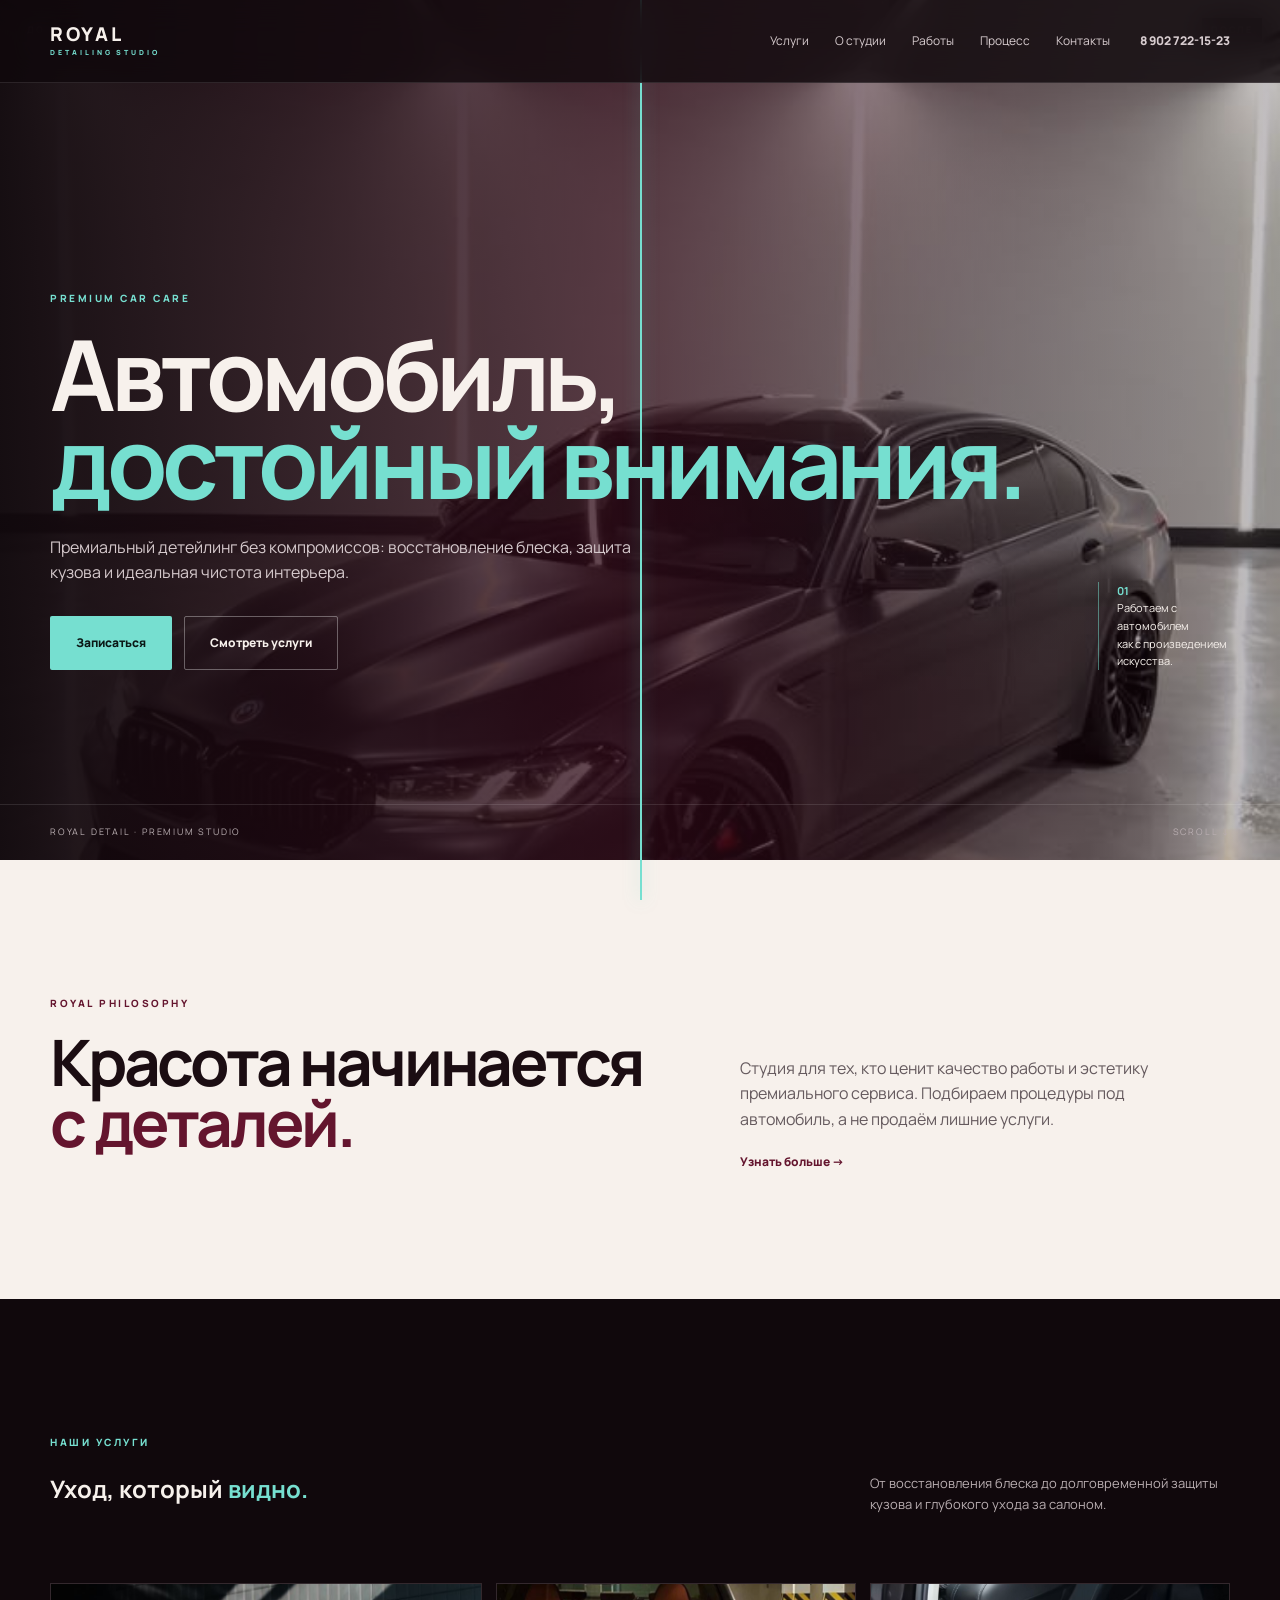
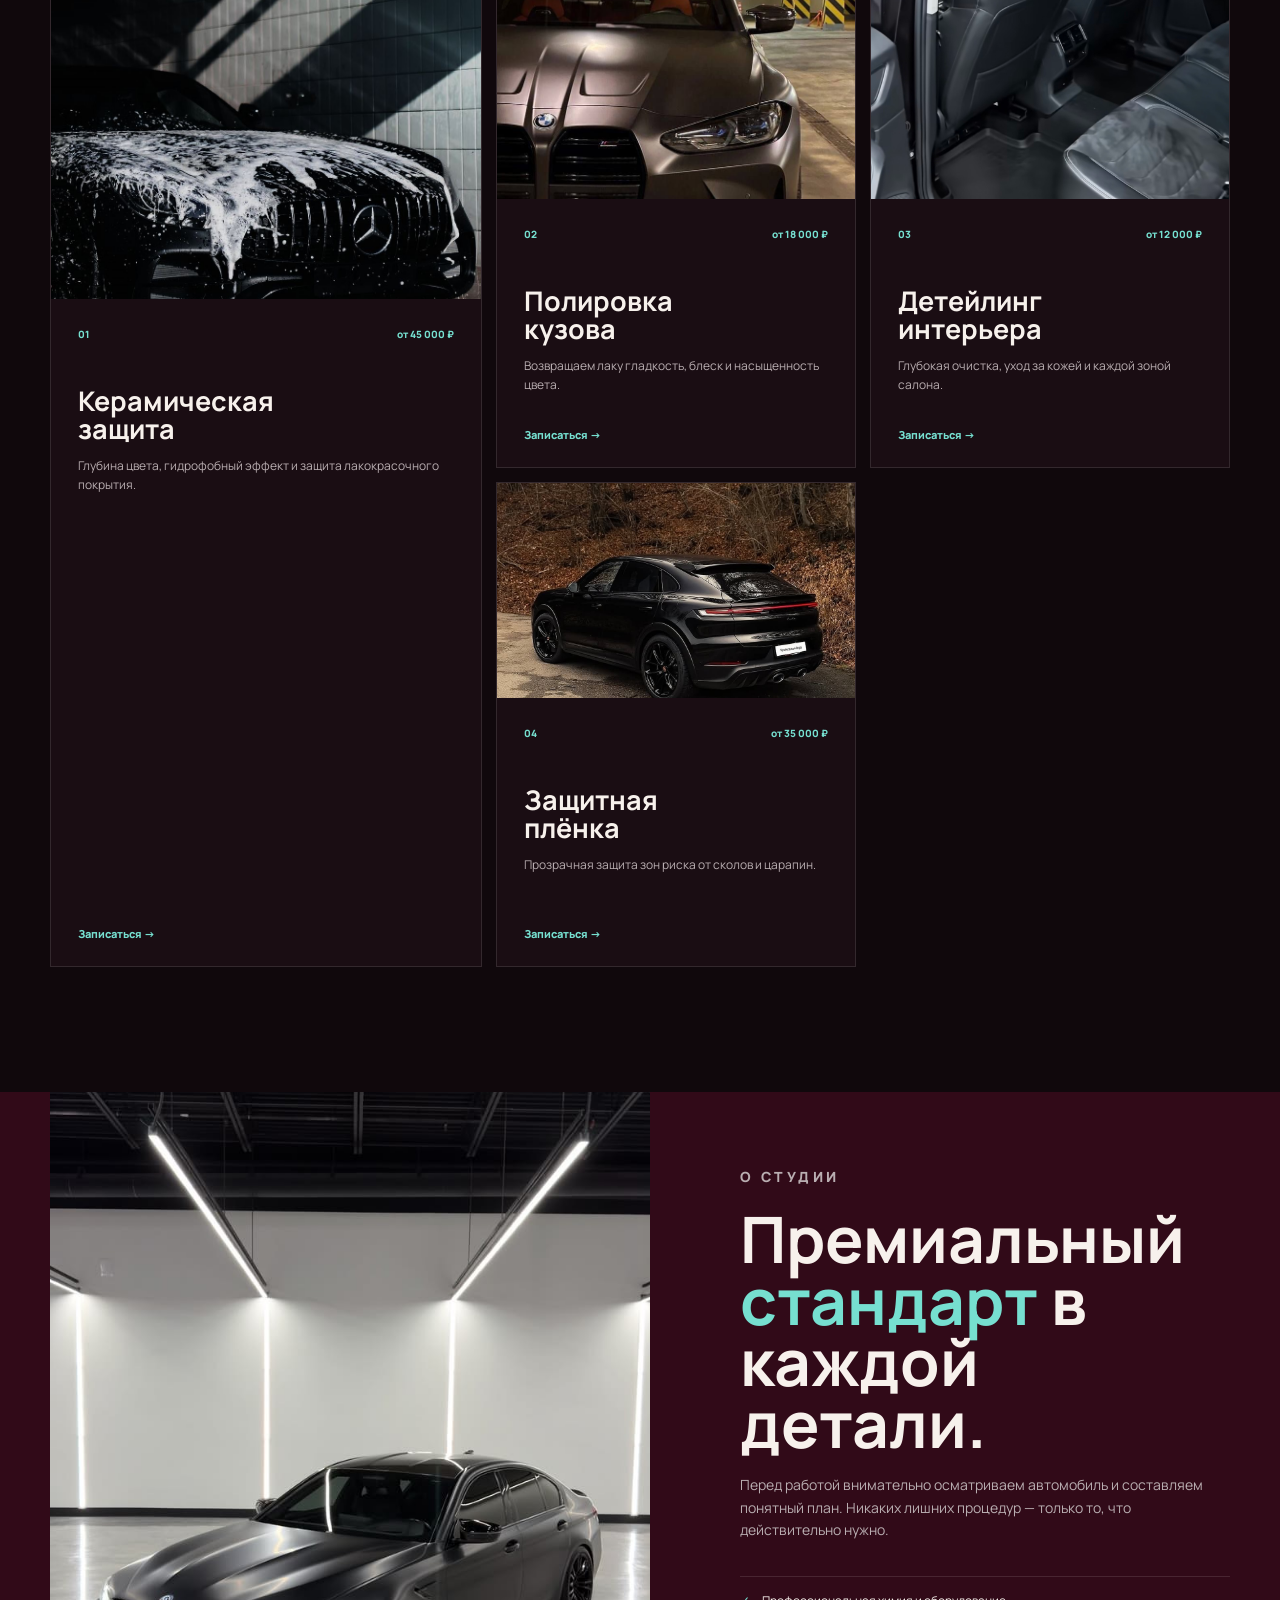
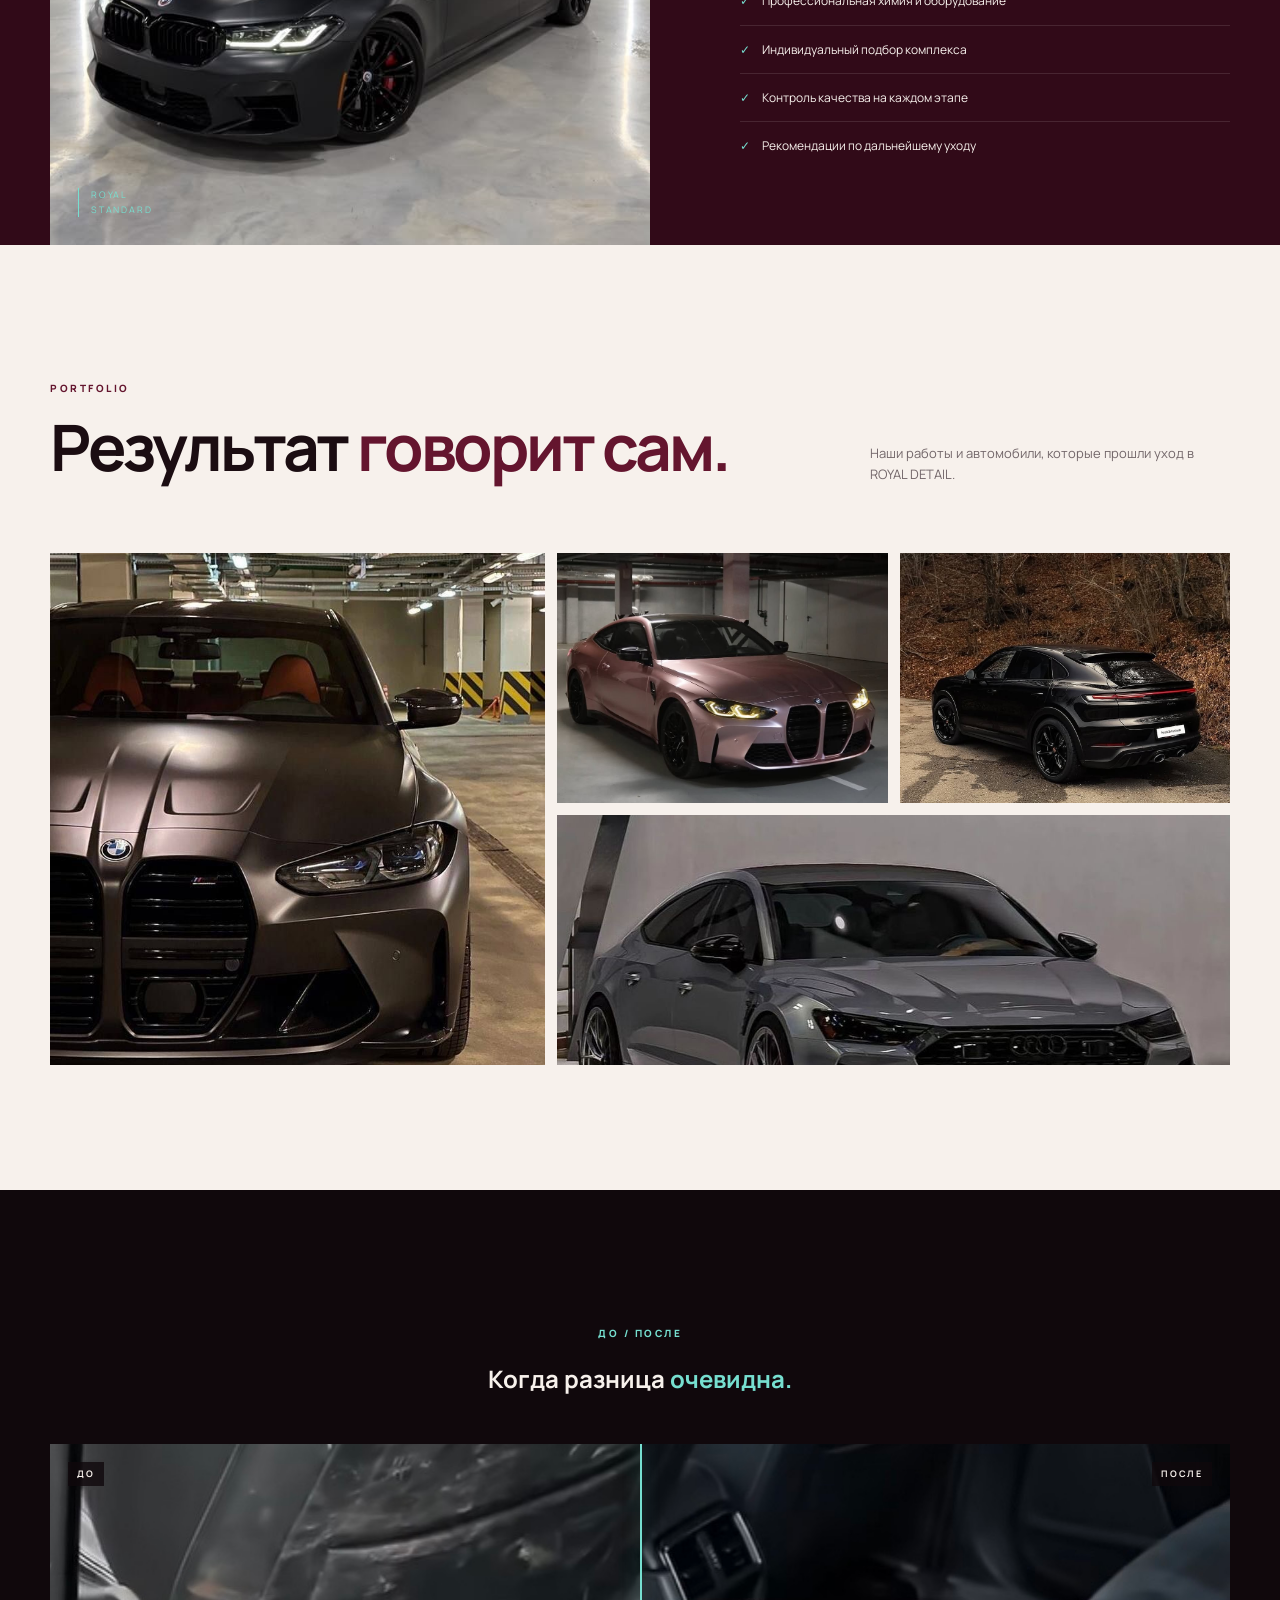
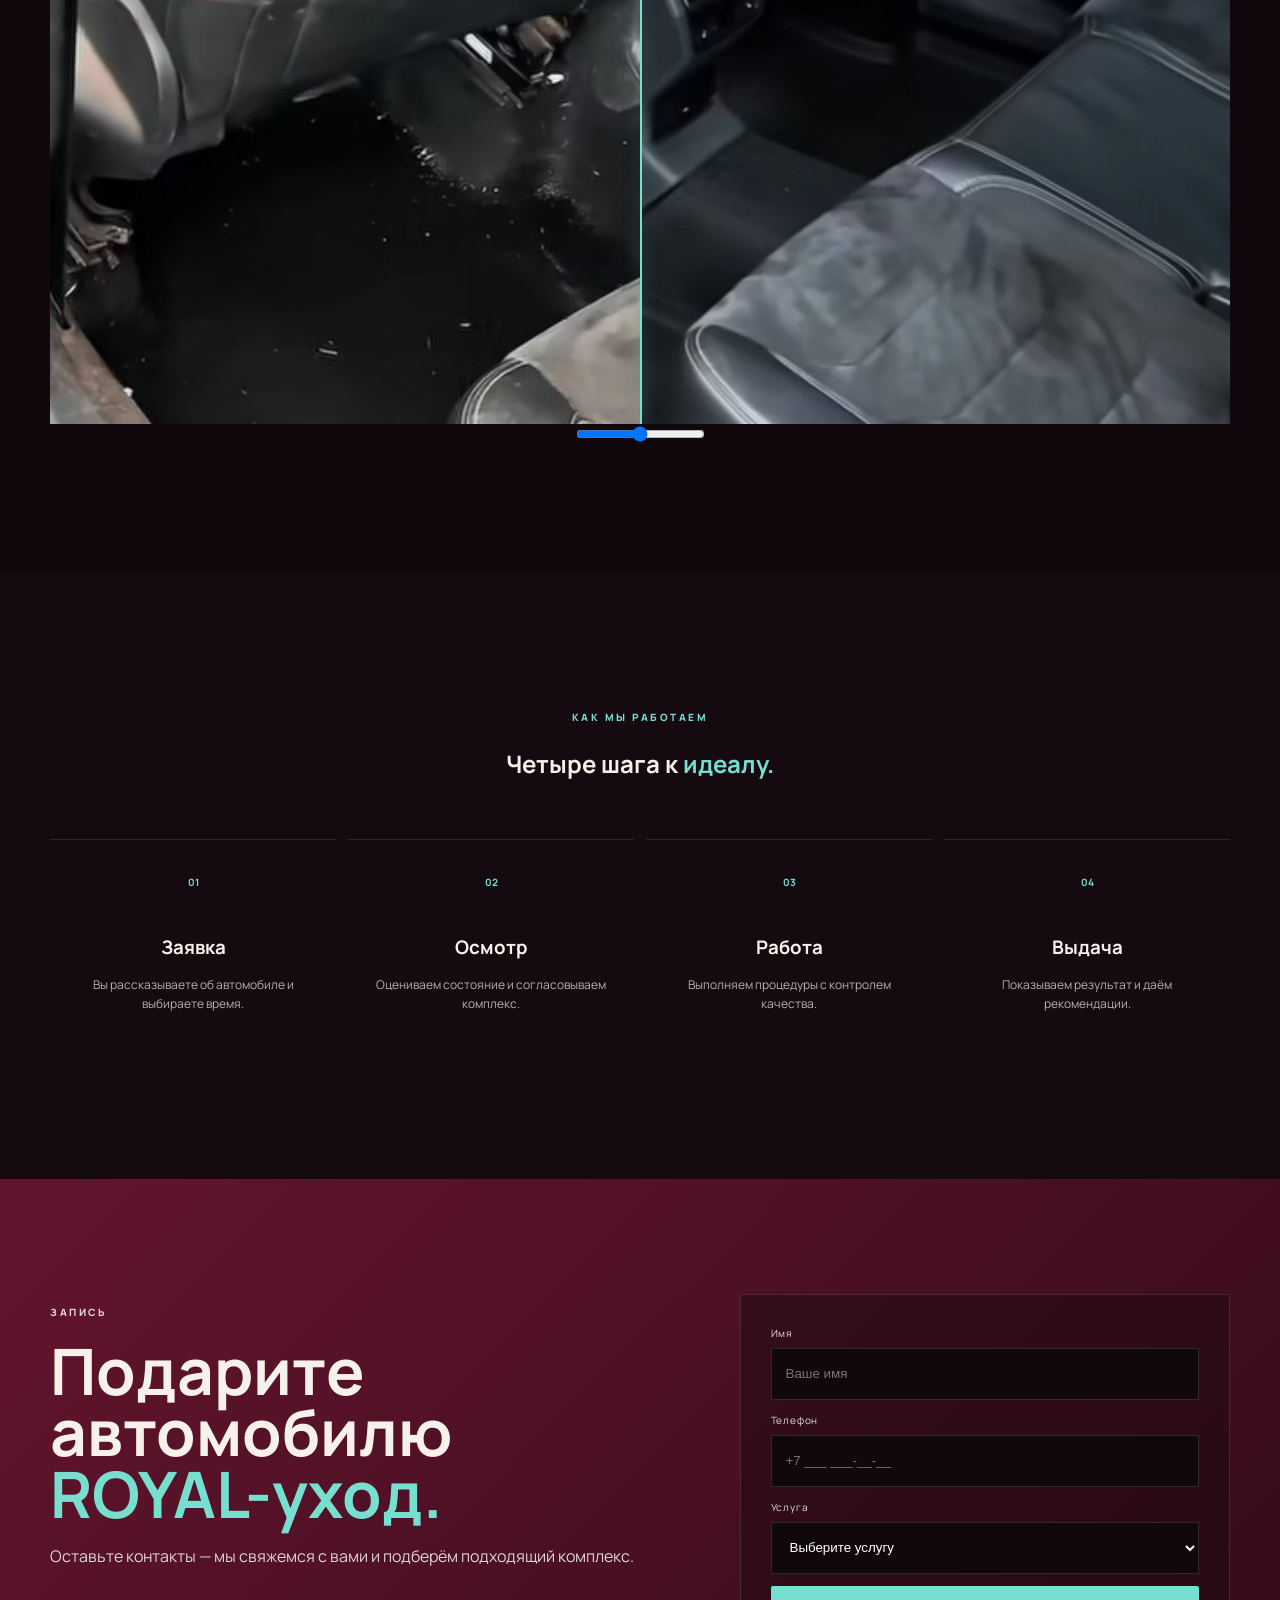
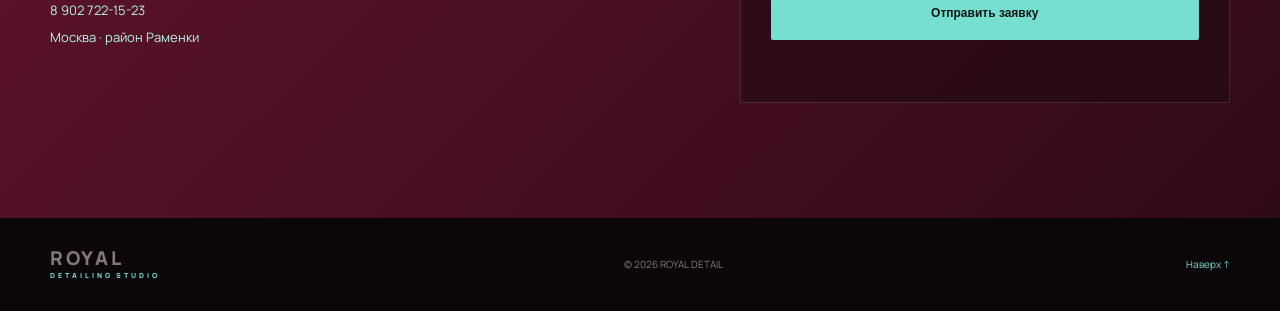
<file: index.html>
<!doctype html>
<html lang="ru"><head>
<meta charset="utf-8"><meta name="viewport" content="width=device-width,initial-scale=1">
<title>ROYAL DETAIL — Premium Detailing</title>
<meta name="description" content="ROYAL DETAIL — премиальный детейлинг автомобилей">
<link rel="preconnect" href="https://fonts.googleapis.com"><link rel="preconnect" href="https://fonts.gstatic.com" crossorigin>
<link href="https://fonts.googleapis.com/css2?family=Manrope:wght@400;500;600;700;800&display=swap" rel="stylesheet">
<link rel="stylesheet" href="style.css"><!-- Yandex.Metrika counter -->
<script type="text/javascript">
    (function(m,e,t,r,i,k,a){
        m[i]=m[i]||function(){(m[i].a=m[i].a||[]).push(arguments)};
        m[i].l=1*new Date();
        for (var j = 0; j < document.scripts.length; j++) {
            if (document.scripts[j].src === r) { return; }
        }
        k=e.createElement(t),a=e.getElementsByTagName(t)[0],k.async=1,k.src=r,a.parentNode.insertBefore(k,a)
    })(window, document,'script','https://mc.yandex.ru/metrika/tag.js?id=113130431', 'ym');

    ym(113130431, 'init', {
        ssr:true,
        webvisor:true,
        clickmap:true,
        ecommerce:"dataLayer",
        referrer: document.referrer,
        url: location.href,
        accurateTrackBounce:true,
        trackLinks:true
    });
</script>
<noscript><div><img src="https://mc.yandex.ru/watch/113130431" style="position:absolute; left:-9999px;" alt="" /></div></noscript>
<!-- /Yandex.Metrika counter -->

</head>
<body>
<header><div class="wrap nav"><a class="logo" href="#home">ROYAL<small>DETAILING STUDIO</small></a>
<button class="burger">☰</button><nav><a href="#services">Услуги</a><a href="#studio">О студии</a><a href="#works">Работы</a><a href="#process">Процесс</a><a href="#contact">Контакты</a></nav>
<a class="phone" href="tel:+79027221523">8 902 722-15-23</a></div></header>
<main id="home">
<section class="hero"><div class="hero-bg"></div><div class="mask"></div><div class="wrap hero-in"><div><p class="eyebrow">PREMIUM CAR CARE</p>
<h1>Автомобиль, <span class="accent">достойный внимания.</span></h1><p class="lead">Премиальный детейлинг без компромиссов: восстановление блеска, защита кузова и идеальная чистота интерьера.</p>
<div class="buttons"><a class="btn aqua" href="#contact">Записаться</a><a class="btn outline" href="#services">Смотреть услуги</a></div></div>
<div class="hero-note"><b>01</b>Работаем с автомобилем<br>как с произведением искусства.</div></div>
<div class="hero-foot"><div class="wrap"><span>ROYAL DETAIL · PREMIUM STUDIO</span><span>SCROLL ↓</span></div></div></section>

<section class="intro"><div class="wrap grid2"><div><p class="eyebrow dark">ROYAL PHILOSOPHY</p><h2>Красота начинается <span class="accent">с деталей.</span></h2></div><div class="introtext"><p>Студия для тех, кто ценит качество работы и эстетику премиального сервиса. Подбираем процедуры под автомобиль, а не продаём лишние услуги.</p><a class="link" href="#studio">Узнать больше →</a></div></div></section>

<section class="section" id="services"><div class="wrap"><div class="title"><div><p class="eyebrow">НАШИ УСЛУГИ</p><h2>Уход, который <span class="accent">видно.</span></h2></div><p>От восстановления блеска до долговременной защиты кузова и глубокого ухода за салоном.</p></div>
<div class="services">
<article class="card big"><div class="pic p1"></div><div class="body"><div class="meta"><span>01</span><span>от 45 000 ₽</span></div><h3>Керамическая<br>защита</h3><p>Глубина цвета, гидрофобный эффект и защита лакокрасочного покрытия.</p><a href="#contact">Записаться →</a></div></article>
<article class="card"><div class="pic p2"></div><div class="body"><div class="meta"><span>02</span><span>от 18 000 ₽</span></div><h3>Полировка<br>кузова</h3><p>Возвращаем лаку гладкость, блеск и насыщенность цвета.</p><a href="#contact">Записаться →</a></div></article>
<article class="card"><div class="pic p3"></div><div class="body"><div class="meta"><span>03</span><span>от 12 000 ₽</span></div><h3>Детейлинг<br>интерьера</h3><p>Глубокая очистка, уход за кожей и каждой зоной салона.</p><a href="#contact">Записаться →</a></div></article>
<article class="card"><div class="pic p4"></div><div class="body"><div class="meta"><span>04</span><span>от 35 000 ₽</span></div><h3>Защитная<br>плёнка</h3><p>Прозрачная защита зон риска от сколов и царапин.</p><a href="#contact">Записаться →</a></div></article>
</div></div></section>

<section class="studio" id="studio"><div class="wrap grid2 studio-grid"><div class="studio-photo"><span>ROYAL<br>STANDARD</span></div><div class="studio-text"><p class="eyebrow">О СТУДИИ</p><h2>Премиальный <span class="accent">стандарт</span> в каждой детали.</h2><p>Перед работой внимательно осматриваем автомобиль и составляем понятный план. Никаких лишних процедур — только то, что действительно нужно.</p>
<ul><li>Профессиональная химия и оборудование</li><li>Индивидуальный подбор комплекса</li><li>Контроль качества на каждом этапе</li><li>Рекомендации по дальнейшему уходу</li></ul></div></div></section>

<section class="light section" id="works"><div class="wrap"><div class="title"><div><p class="eyebrow burg">PORTFOLIO</p><h2>Результат <span class="accent">говорит сам.</span></h2></div><p>Наши работы и автомобили, которые прошли уход в ROYAL DETAIL.</p></div>
<div class="gallery">
<img class="g1" src="bmw-front.jpeg" alt="BMW — работа ROYAL DETAIL">
<img src="bmw-pink.jpeg" alt="BMW — работа ROYAL DETAIL">
<img src="porsche.jpeg" alt="Porsche — работа ROYAL DETAIL">
<img class="wide" src="audi-studio.jpeg" alt="Audi — работа ROYAL DETAIL">
</div></div></section>

<section class="section compare-section"><div class="wrap center"><p class="eyebrow">ДО / ПОСЛЕ</p><h2>Когда разница <span class="accent">очевидна.</span></h2><div class="compare">
<img src="after-interior.jpeg" alt="Салон после детейлинга">
<div class="before"><img src="before-interior.jpeg" alt="Салон до детейлинга"></div>
<input id="range" type="range" min="0" max="100" value="50">
<i class="line"></i><b class="lab l">ДО</b><b class="lab r">ПОСЛЕ</b>
</div><input id="range" type="range" min="0" max="100" value="50"><i class="line"></i><b class="lab l">ДО</b><b class="lab r">ПОСЛЕ</b></div></div></section>

<section class="section process" id="process"><div class="wrap center"><p class="eyebrow">КАК МЫ РАБОТАЕМ</p><h2>Четыре шага к <span class="accent">идеалу.</span></h2><div class="steps"><div><b>01</b><h3>Заявка</h3><p>Вы рассказываете об автомобиле и выбираете время.</p></div><div><b>02</b><h3>Осмотр</h3><p>Оцениваем состояние и согласовываем комплекс.</p></div><div><b>03</b><h3>Работа</h3><p>Выполняем процедуры с контролем качества.</p></div><div><b>04</b><h3>Выдача</h3><p>Показываем результат и даём рекомендации.</p></div></div></div></section>

<section class="cta" id="contact"><div class="wrap grid2"><div><p class="eyebrow">ЗАПИСЬ</p><h2>Подарите автомобилю <span class="accent">ROYAL-уход.</span></h2><p>Оставьте контакты — мы свяжемся с вами и подберём подходящий комплекс.</p><div class="contacts"><a href="tel:+79027221523">8 902 722-15-23</a><span>Москва · район Раменки</span></div></div>
<form id="form"><label>Имя<input required name="name" placeholder="Ваше имя"></label><label>Телефон<input required name="phone" placeholder="+7 ___ ___-__-__"></label><label>Услуга<select name="service"><option>Выберите услугу</option><option>Керамическая защита</option><option>Полировка кузова</option><option>Детейлинг интерьера</option><option>Защитная плёнка</option></select></label><button class="btn aqua">Отправить заявку</button><small id="msg"></small></form></div></section>
</main><footer><div class="wrap foot"><a class="logo" href="#home">ROYAL<small>DETAILING STUDIO</small></a><span>© 2026 ROYAL DETAIL</span><a href="#home">Наверх ↑</a></div></footer><script src="script.js"></script></body></html>
</file>
<file: style.css>
*{box-sizing:border-box}html{scroll-behavior:smooth}body{margin:0;background:#10080c;color:#f7f1ec;font-family:Manrope,Arial,sans-serif;line-height:1.6}a{text-decoration:none;color:inherit}.wrap{width:min(1180px,calc(100% - 44px));margin:auto}.grid2{display:grid;grid-template-columns:1.1fr .9fr;gap:90px}.logo{display:flex;flex-direction:column;font-weight:800;font-size:19px;letter-spacing:.14em;line-height:.85}.logo small{font-size:7px;letter-spacing:.42em;color:#76dfd0;margin-top:7px}header{position:fixed;top:0;left:0;right:0;z-index:20;background:#10080ccc;backdrop-filter:blur(16px);border-bottom:1px solid #ffffff1c}.nav{min-height:82px;display:flex;align-items:center;gap:30px}.nav nav{display:flex;gap:26px;margin-left:auto}.nav nav a,.phone{font-size:12px;color:#d7cccf}.nav nav a:hover{color:#76dfd0}.phone{font-weight:800}.burger{display:none;background:none;border:0;color:#fff;font-size:24px}.hero{height:860px;position:relative;display:flex;align-items:center;overflow:hidden}.hero-bg{position:absolute;inset:0;background:url('bmw-studio.jpeg') center/cover}.mask{position:absolute;inset:0;background:linear-gradient(90deg,#10080cf7,#310a18bd 48%,#10080c40),radial-gradient(circle at 72% 48%,#76dfd01c,transparent 28%)}.hero-in{position:relative;z-index:1;padding-top:90px;display:flex;justify-content:space-between;align-items:end}.eyebrow{color:#76dfd0;font-size:10px;font-weight:800;letter-spacing:.25em}.dark,.burg{color:#64152e}.hero h1{font-size:clamp(52px,8vw,98px);line-height:.9;letter-spacing:-.055em;margin:24px 0 28px}.accent{font:inherit;font-style:normal;color:#76dfd0}.lead{max-width:590px;color:#d5c9cc;font-size:16px}.buttons{display:flex;gap:12px;margin-top:30px;flex-wrap:wrap}.btn{min-height:54px;padding:0 25px;border:1px solid transparent;border-radius:2px;display:inline-flex;align-items:center;justify-content:center;font-size:12px;font-weight:800;cursor:pointer}.aqua{background:#76dfd0;color:#0a1715}.aqua:hover{background:#b3f4eb}.outline{border-color:#ffffff55}.outline:hover{border-color:#76dfd0;color:#76dfd0}.hero-note{border-left:1px solid #76dfd080;padding-left:18px;font-size:11px}.hero-note b{color:#76dfd0;display:block}.hero-foot{position:absolute;bottom:0;left:0;right:0;border-top:1px solid #ffffff1c}.hero-foot .wrap{height:55px;display:flex;align-items:center;justify-content:space-between;color:#b9aeb1;font-size:9px;letter-spacing:.2em}.intro{padding:125px 0;background:#f7f1ec;color:#1b0d12}.intro h2,.light h2{font-size:clamp(43px,5vw,68px);line-height:.96;letter-spacing:-.05em;margin:20px 0}.intro h2 .accent,.light h2 .accent{color:#64152e}.introtext{color:#655a5e;max-width:480px;align-self:end}.link{color:#64152e;font-size:12px;font-weight:800}.section{padding:125px 0}.title{display:flex;justify-content:space-between;align-items:end;gap:50px;margin-bottom:55px}.title>p{max-width:360px;color:#b9aeb1;font-size:13px}.services{display:grid;grid-template-columns:1.2fr 1fr 1fr;gap:14px}.card{background:#1a0d13;border:1px solid #ffffff1c;min-height:485px;position:relative;overflow:hidden;transition:.25s}.card:hover{transform:translateY(-5px);border-color:#76dfd070}.card.big{grid-row:span 2}.pic{height:215px;background-size:cover;background-position:center}.big .pic{height:315px}.p1{background-image:url('mercedes-wash.jpeg')}.p2{background-image:url('bmw-front.jpeg')}.p3{background-image:url('after-interior.jpeg')}.p4{background-image:url('porsche.jpeg')}.body{padding:27px}.meta{display:flex;justify-content:space-between;color:#76dfd0;font-size:10px;font-weight:800}.card h3{font-size:27px;line-height:1.05;margin:45px 0 12px}.card p{color:#b9aeb1;font-size:12px}.card a{position:absolute;bottom:23px;left:27px;color:#76dfd0;font-size:11px;font-weight:800}.studio{padding:0;background:#310a18}.studio-grid{min-height:650px}.studio-photo{min-height:650px;background:url('bmw-studio.jpeg') center/cover;position:relative}.studio-photo span{position:absolute;left:28px;bottom:28px;color:#76dfd0;font-size:9px;letter-spacing:.2em;border-left:1px solid #76dfd0;padding-left:12px}.studio-text{align-self:center;padding:60px 0}.studio-text h2{font-size:clamp(43px,5vw,68px);line-height:.96;margin:20px 0}.studio-text>p{color:#b9aeb1;max-width:510px;font-size:14px}.studio-text ul{list-style:none;padding:0;margin-top:35px}.studio-text li{padding:14px 0;border-top:1px solid #ffffff1c;font-size:12px}.studio-text li:before{content:'✓';color:#76dfd0;margin-right:12px}.light{background:#f7f1ec;color:#1b0d12}.light .title>p{color:#73676a}.gallery{display:grid;grid-template-columns:1.2fr .8fr .8fr;grid-auto-rows:250px;gap:12px}.gallery img{width:100%;height:100%;object-fit:cover;transition:.5s}.gallery img:hover{transform:scale(1.03)}.gallery .g1{grid-row:span 2}.gallery .wide{grid-column:span 2}.compare-section{background:#10080c}.center{text-align:center}.compare{height:580px;margin-top:45px;position:relative;overflow:hidden}.compare>img,.before img{position:absolute;inset:0;width:100%;height:100%;object-fit:cover}.before{position:absolute;inset:0;width:50%;overflow:hidden}.before img{width:100vw;max-width:1180px}.compare input{position:absolute;inset:0;width:100%;height:100%;opacity:0;cursor:ew-resize}.line{position:absolute;top:0;bottom:0;left:50%;width:2px;background:#76dfd0;box-shadow:0 0 15px #76dfd080}.lab{position:absolute;top:18px;background:#10080ccc;padding:5px 9px;font-size:9px;letter-spacing:.2em}.l{left:18px}.r{right:18px}.process{background:#150a0f}.steps{display:grid;grid-template-columns:repeat(4,1fr);gap:12px;margin-top:55px}.steps>div{padding:28px;border-top:1px solid #ffffff1c}.steps b{color:#76dfd0;font-size:10px}.steps h3{margin:40px 0 8px}.steps p{color:#b9aeb1;font-size:12px}.cta{padding:115px 0;background:linear-gradient(135deg,#64152e,#310a18)}.cta h2{font-size:clamp(44px,5vw,68px);line-height:.96;margin:20px 0}.cta p{color:#dfd1d5}.contacts{display:grid;gap:7px;margin-top:30px}.contacts a,.contacts span{color:#b3f4eb;font-size:13px}.cta form{display:grid;gap:12px;background:#10080c66;padding:30px;border:1px solid #ffffff20}.cta label{font-size:10px;letter-spacing:.08em;color:#ddd;display:grid;gap:7px}.cta input,.cta select{height:52px;background:#10080c;border:1px solid #ffffff20;color:#fff;padding:0 14px;outline:none}.cta input:focus,.cta select:focus{border-color:#76dfd0}.cta small{color:#76dfd0;min-height:20px}footer{background:#0b0609;padding:32px 0}.foot{display:flex;justify-content:space-between;align-items:center;color:#85787b;font-size:10px}.foot>a:last-child{color:#76dfd0}@media(max-width:900px){.nav nav{display:none}.burger{display:block;margin-left:auto}.phone{display:none}.nav nav.open{display:flex;position:absolute;top:82px;left:0;right:0;background:#150a0f;padding:22px;flex-direction:column}.hero{height:780px}.hero-in{display:block}.hero-note{margin-top:55px;width:max-content}.grid2{grid-template-columns:1fr;gap:45px}.services{grid-template-columns:1fr 1fr}.card.big{grid-row:auto}.studio-grid{grid-template-columns:1fr}.studio-photo{min-height:500px}.gallery{grid-template-columns:1fr 1fr}.gallery .g1{grid-row:auto}.gallery .wide{grid-column:span 2}.steps{grid-template-columns:1fr 1fr}.cta{padding:90px 0}}@media(max-width:560px){.wrap{width:calc(100% - 28px)}.section,.intro{padding:90px 0}.hero h1{font-size:54px}.title{display:block}.title>p{margin-top:24px}.services{grid-template-columns:1fr}.gallery{grid-template-columns:1fr;grid-auto-rows:240px}.gallery .wide{grid-column:auto}.compare{height:420px}.steps{grid-template-columns:1fr}.foot{flex-direction:column;align-items:flex-start;gap:16px}}
/* ROYAL DETAIL typography: same font and size inside each phrase; accent changes color only. */


/* Fixed service-card images: explicit <img> elements for reliable GitHub Pages loading */
.service-card {
  overflow: hidden;
  position: relative;
}
.service-card__image {
  position: absolute;
  inset: 0;
  width: 100%;
  height: 100%;
  object-fit: cover;
  display: block;
  z-index: 0;
  opacity: .34;
}
.service-card::after {
  content: "";
  position: absolute;
  inset: 0;
  background: linear-gradient(180deg, rgba(35, 13, 29, .22), rgba(35, 13, 29, .72));
  z-index: 1;
  pointer-events: none;
}
.service-card > *:not(.service-card__image) {
  position: relative;
  z-index: 2;
}
</file>
